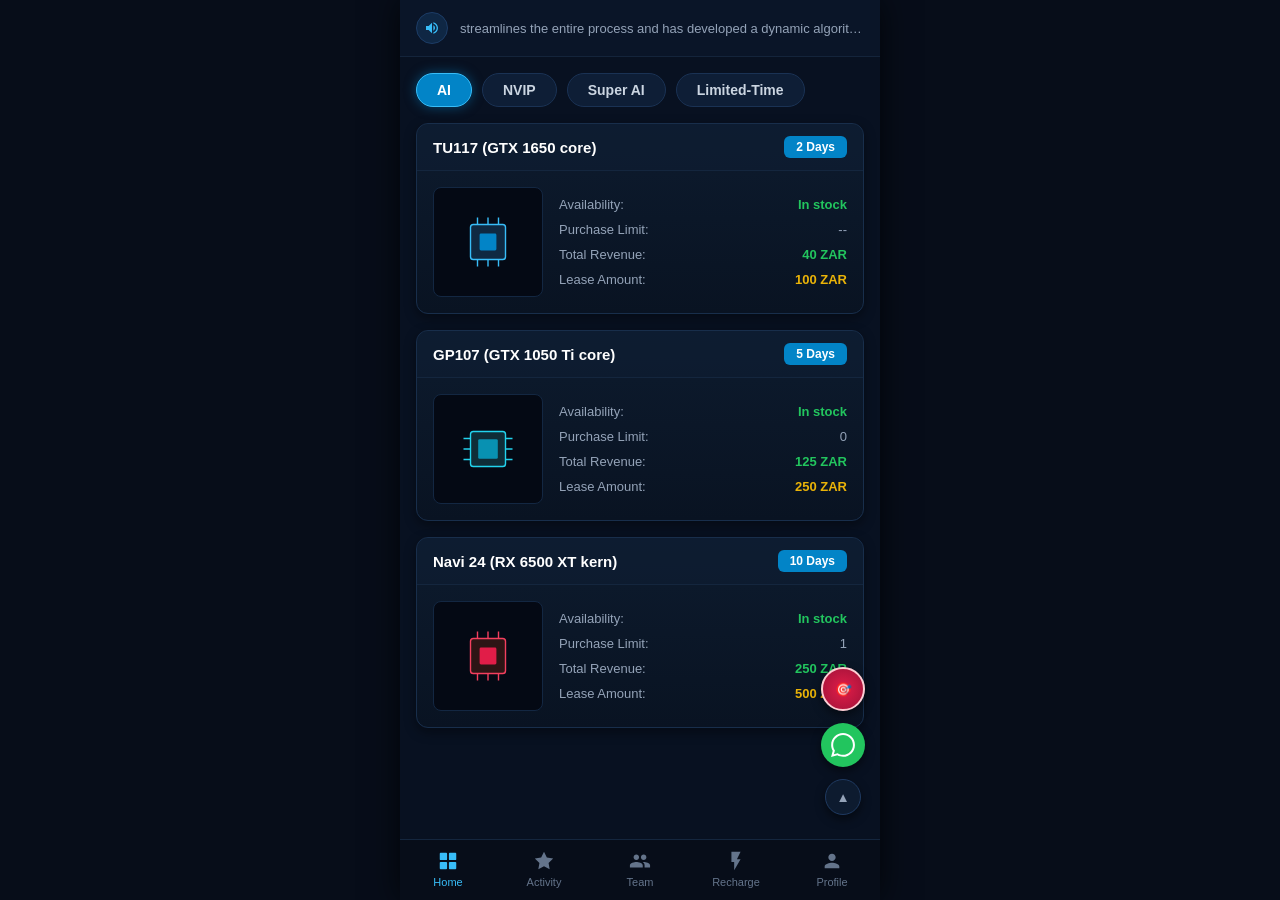
<file: index.html>
<!DOCTYPE html>
<html lang="en">
<head>
  <meta charset="UTF-8" />
  <meta name="viewport" content="width=device-width, initial-scale=1.0" />
  <title>Hardware AI Lease Platform</title>
  <style>
    /* ==========================================================================
       RESET & BASE STYLES
       ========================================================================== */
    * {
      box-sizing: border-box;
      margin: 0;
      padding: 0;
      font-family: -apple-system, BlinkMacSystemFont, "Segoe UI", Roboto, Helvetica, Arial, sans-serif;
      -webkit-tap-highlight-color: transparent;
    }

    body {
      background-color: #070d19;
      color: #e2e8f0;
      display: flex;
      justify-content: center;
      min-height: 100vh;
    }

    /* Mobile Container App Frame */
    .app-container {
      width: 100%;
      max-width: 480px;
      background-color: #081121;
      min-height: 100vh;
      position: relative;
      padding-bottom: 90px;
      box-shadow: 0 0 30px rgba(0, 0, 0, 0.7);
      display: flex;
      flex-direction: column;
    }

    /* ==========================================================================
       HEADER & MARQUEE TICKER
       ========================================================================== */
    .header-ticker {
      display: flex;
      align-items: center;
      padding: 12px 16px;
      background: rgba(11, 23, 42, 0.8);
      border-bottom: 1px solid #14243b;
      gap: 12px;
    }

    .audio-icon-btn {
      background: #0f2744;
      border: 1px solid #1c3c66;
      border-radius: 50%;
      width: 32px;
      height: 32px;
      display: flex;
      align-items: center;
      justify-content: center;
      color: #38bdf8;
      cursor: pointer;
      flex-shrink: 0;
    }

    .ticker-text {
      font-size: 13px;
      color: #94a3b8;
      white-space: nowrap;
      overflow: hidden;
      text-overflow: ellipsis;
      flex-grow: 1;
    }

    /* ==========================================================================
       CATEGORY TABS
       ========================================================================== */
    .tabs-wrapper {
      padding: 16px;
      overflow-x: auto;
      scrollbar-width: none;
      -ms-overflow-style: none;
    }

    .tabs-wrapper::-webkit-scrollbar {
      display: none;
    }

    .tabs-list {
      display: flex;
      gap: 10px;
      width: max-content;
    }

    .tab-btn {
      background: #0e1e36;
      border: 1px solid #1a3254;
      color: #cbd5e1;
      padding: 8px 20px;
      border-radius: 20px;
      font-size: 14px;
      font-weight: 600;
      cursor: pointer;
      transition: all 0.2s ease;
    }

    .tab-btn.active {
      background: #0284c7;
      border-color: #38bdf8;
      color: #ffffff;
      box-shadow: 0 0 12px rgba(2, 132, 199, 0.5);
    }

    /* ==========================================================================
       PRODUCT CARDS
       ========================================================================== */
    .cards-container {
      padding: 0 16px;
      display: flex;
      flex-direction: column;
      gap: 16px;
    }

    .card {
      background: linear-gradient(180deg, #0d1b2e 0%, #091322 100%);
      border: 1px solid #182e4b;
      border-radius: 12px;
      overflow: hidden;
      box-shadow: 0 4px 12px rgba(0, 0, 0, 0.4);
    }

    .card-header {
      display: flex;
      justify-content: space-between;
      align-items: center;
      padding: 12px 16px;
      border-bottom: 1px solid #14263e;
      background: rgba(15, 30, 52, 0.5);
    }

    .card-title {
      font-size: 15px;
      font-weight: 700;
      color: #ffffff;
    }

    .badge-days {
      background: #0284c7;
      color: #ffffff;
      font-size: 12px;
      font-weight: 700;
      padding: 4px 12px;
      border-radius: 6px;
    }

    .card-body {
      display: flex;
      padding: 16px;
      gap: 16px;
      align-items: center;
    }

    .chip-image-container {
      width: 110px;
      height: 110px;
      background: #040914;
      border: 1px solid #132742;
      border-radius: 8px;
      display: flex;
      align-items: center;
      justify-content: center;
      flex-shrink: 0;
      position: relative;
    }

    .card-details {
      flex-grow: 1;
      display: flex;
      flex-direction: column;
      gap: 10px;
    }

    .detail-row {
      display: flex;
      justify-content: space-between;
      align-items: center;
      font-size: 13px;
    }

    .detail-label {
      color: #94a3b8;
    }

    .status-in-stock {
      color: #22c55e;
      font-weight: 600;
    }

    .value-white {
      color: #94a3b8;
    }

    .value-revenue {
      color: #22c55e;
      font-weight: 700;
    }

    .value-lease {
      color: #eab308;
      font-weight: 700;
    }

    /* ==========================================================================
       FLOATING ACTION BUTTONS
       ========================================================================== */
    .floating-widgets {
      position: fixed;
      right: calc(50% - 225px);
      bottom: 85px;
      display: flex;
      flex-direction: column;
      gap: 12px;
      align-items: center;
      z-index: 90;
    }

    @media (max-width: 480px) {
      .floating-widgets {
        right: 16px;
      }
    }

    .floating-btn {
      width: 44px;
      height: 44px;
      border-radius: 50%;
      display: flex;
      align-items: center;
      justify-content: center;
      cursor: pointer;
      box-shadow: 0 4px 10px rgba(0, 0, 0, 0.5);
      border: none;
    }

    .btn-wheel {
      background: radial-gradient(circle, #e11d48 0%, #9f1239 100%);
      border: 2px solid #fecdd3;
    }

    .btn-whatsapp {
      background: #22c55e;
      color: white;
    }

    .btn-scroll-top {
      background: rgba(15, 30, 52, 0.8);
      border: 1px solid #1f3a60;
      color: #94a3b8;
      width: 36px;
      height: 36px;
    }

    /* ==========================================================================
       BOTTOM NAVIGATION BAR
       ========================================================================== */
    .bottom-nav {
      position: fixed;
      bottom: 0;
      left: 50%;
      transform: translateX(-50%);
      width: 100%;
      max-width: 480px;
      background: #070d19;
      border-top: 1px solid #14263e;
      display: flex;
      justify-content: space-around;
      padding: 10px 0 12px 0;
      z-index: 100;
    }

    .nav-item {
      display: flex;
      flex-direction: column;
      align-items: center;
      gap: 4px;
      color: #64748b;
      text-decoration: none;
      font-size: 11px;
      cursor: pointer;
      width: 20%;
    }

    .nav-item.active {
      color: #38bdf8;
    }

    .nav-icon {
      width: 22px;
      height: 22px;
      fill: currentColor;
    }

    /* ==========================================================================
       MODAL STYLES
       ========================================================================== */
    .modal-overlay {
      position: fixed;
      top: 0;
      left: 0;
      right: 0;
      bottom: 0;
      background: rgba(0, 0, 0, 0.8);
      display: none;
      align-items: center;
      justify-content: center;
      z-index: 1000;
      padding: 20px;
    }

    .modal-overlay.active {
      display: flex;
    }

    .modal-content {
      background: #0d1b2e;
      border: 1px solid #1e3a60;
      border-radius: 16px;
      width: 100%;
      max-width: 380px;
      padding: 20px;
      position: relative;
    }

    .modal-close {
      position: absolute;
      top: 12px;
      right: 16px;
      color: #94a3b8;
      font-size: 20px;
      cursor: pointer;
    }

    .modal-btn {
      width: 100%;
      padding: 12px;
      background: #0284c7;
      border: none;
      border-radius: 8px;
      color: white;
      font-weight: bold;
      margin-top: 16px;
      cursor: pointer;
    }
  </style>
</head>
<body>

  <div class="app-container">

    <!-- Header Marquee Ticker -->
    <div class="header-ticker">
      <button class="audio-icon-btn" onclick="toggleAudio()" aria-label="Audio toggle">
        <svg width="16" height="16" viewBox="0 0 24 24" fill="currentColor">
          <path d="M3 9v6h4l5 5V4L7 9H3zm13.5 3c0-1.77-1.02-3.29-2.5-4.03v8.05c1.48-.73 2.5-2.25 2.5-4.02zM14 3.23v2.06c2.89.86 5 3.54 5 6.71s-2.11 5.85-5 6.71v2.06c4.01-.91 7-4.49 7-8.77s-2.99-7.86-7-8.77z"/>
        </svg>
      </button>
      <div class="ticker-text">
        streamlines the entire process and has developed a dynamic algorithm for optimal cloud mining yield...
      </div>
    </div>

    <!-- Category Filter Tabs -->
    <div class="tabs-wrapper">
      <div class="tabs-list">
        <button class="tab-btn active" onclick="switchTab(this, 'all')">AI</button>
        <button class="tab-btn" onclick="switchTab(this, 'nvip')">NVIP</button>
        <button class="tab-btn" onclick="switchTab(this, 'super-ai')">Super AI</button>
        <button class="tab-btn" onclick="switchTab(this, 'limited')">Limited-Time</button>
      </div>
    </div>

    <!-- Main Content Cards List -->
    <main class="cards-container" id="cards-list">

      <!-- Card 1 -->
      <article class="card" onclick="openLeaseModal('TU117 (GTX 1650 core)', '100 ZAR', '40 ZAR')">
        <div class="card-header">
          <h2 class="card-title">TU117 (GTX 1650 core)</h2>
          <span class="badge-days">2 Days</span>
        </div>
        <div class="card-body">
          <div class="chip-image-container">
            <svg width="70" height="70" viewBox="0 0 100 100">
              <rect x="25" y="25" width="50" height="50" rx="4" fill="#0f2942" stroke="#38bdf8" stroke-width="2"/>
              <rect x="38" y="38" width="24" height="24" rx="2" fill="#0284c7"/>
              <!-- Pins -->
              <line x1="35" y1="15" x2="35" y2="25" stroke="#38bdf8" stroke-width="2"/>
              <line x1="50" y1="15" x2="50" y2="25" stroke="#38bdf8" stroke-width="2"/>
              <line x1="65" y1="15" x2="65" y2="25" stroke="#38bdf8" stroke-width="2"/>
              <line x1="35" y1="75" x2="35" y2="85" stroke="#38bdf8" stroke-width="2"/>
              <line x1="50" y1="75" x2="50" y2="85" stroke="#38bdf8" stroke-width="2"/>
              <line x1="65" y1="75" x2="65" y2="85" stroke="#38bdf8" stroke-width="2"/>
            </svg>
          </div>
          <div class="card-details">
            <div class="detail-row">
              <span class="detail-label">Availability:</span>
              <span class="status-in-stock">In stock</span>
            </div>
            <div class="detail-row">
              <span class="detail-label">Purchase Limit:</span>
              <span class="value-white">--</span>
            </div>
            <div class="detail-row">
              <span class="detail-label">Total Revenue:</span>
              <span class="value-revenue">40 ZAR</span>
            </div>
            <div class="detail-row">
              <span class="detail-label">Lease Amount:</span>
              <span class="value-lease">100 ZAR</span>
            </div>
          </div>
        </div>
      </article>

      <!-- Card 2 -->
      <article class="card" onclick="openLeaseModal('GP107 (GTX 1050 Ti core)', '250 ZAR', '125 ZAR')">
        <div class="card-header">
          <h2 class="card-title">GP107 (GTX 1050 Ti core)</h2>
          <span class="badge-days">5 Days</span>
        </div>
        <div class="card-body">
          <div class="chip-image-container">
            <svg width="70" height="70" viewBox="0 0 100 100">
              <rect x="25" y="25" width="50" height="50" rx="4" fill="#0f2d38" stroke="#22d3ee" stroke-width="2"/>
              <rect x="36" y="36" width="28" height="28" rx="2" fill="#0891b2"/>
              <!-- Pins -->
              <line x1="15" y1="35" x2="25" y2="35" stroke="#22d3ee" stroke-width="2"/>
              <line x1="15" y1="50" x2="25" y2="50" stroke="#22d3ee" stroke-width="2"/>
              <line x1="15" y1="65" x2="25" y2="65" stroke="#22d3ee" stroke-width="2"/>
              <line x1="75" y1="35" x2="85" y2="35" stroke="#22d3ee" stroke-width="2"/>
              <line x1="75" y1="50" x2="85" y2="50" stroke="#22d3ee" stroke-width="2"/>
              <line x1="75" y1="65" x2="85" y2="65" stroke="#22d3ee" stroke-width="2"/>
            </svg>
          </div>
          <div class="card-details">
            <div class="detail-row">
              <span class="detail-label">Availability:</span>
              <span class="status-in-stock">In stock</span>
            </div>
            <div class="detail-row">
              <span class="detail-label">Purchase Limit:</span>
              <span class="value-white">0</span>
            </div>
            <div class="detail-row">
              <span class="detail-label">Total Revenue:</span>
              <span class="value-revenue">125 ZAR</span>
            </div>
            <div class="detail-row">
              <span class="detail-label">Lease Amount:</span>
              <span class="value-lease">250 ZAR</span>
            </div>
          </div>
        </div>
      </article>

      <!-- Card 3 -->
      <article class="card" onclick="openLeaseModal('Navi 24 (RX 6500 XT kern)', '500 ZAR', '250 ZAR')">
        <div class="card-header">
          <h2 class="card-title">Navi 24 (RX 6500 XT kern)</h2>
          <span class="badge-days">10 Days</span>
        </div>
        <div class="card-body">
          <div class="chip-image-container">
            <svg width="70" height="70" viewBox="0 0 100 100">
              <rect x="25" y="25" width="50" height="50" rx="4" fill="#2d1515" stroke="#f43f5e" stroke-width="2"/>
              <rect x="38" y="38" width="24" height="24" rx="2" fill="#e11d48"/>
              <!-- Pins -->
              <line x1="35" y1="15" x2="35" y2="25" stroke="#f43f5e" stroke-width="2"/>
              <line x1="50" y1="15" x2="50" y2="25" stroke="#f43f5e" stroke-width="2"/>
              <line x1="65" y1="15" x2="65" y2="25" stroke="#f43f5e" stroke-width="2"/>
              <line x1="35" y1="75" x2="35" y2="85" stroke="#f43f5e" stroke-width="2"/>
              <line x1="50" y1="75" x2="50" y2="85" stroke="#f43f5e" stroke-width="2"/>
              <line x1="65" y1="75" x2="65" y2="85" stroke="#f43f5e" stroke-width="2"/>
            </svg>
          </div>
          <div class="card-details">
            <div class="detail-row">
              <span class="detail-label">Availability:</span>
              <span class="status-in-stock">In stock</span>
            </div>
            <div class="detail-row">
              <span class="detail-label">Purchase Limit:</span>
              <span class="value-white">1</span>
            </div>
            <div class="detail-row">
              <span class="detail-label">Total Revenue:</span>
              <span class="value-revenue">250 ZAR</span>
            </div>
            <div class="detail-row">
              <span class="detail-label">Lease Amount:</span>
              <span class="value-lease">500 ZAR</span>
            </div>
          </div>
        </div>
      </article>

    </main>

    <!-- Floating Quick Action Buttons -->
    <div class="floating-widgets">
      <!-- Wheel Lucky Draw -->
      <button class="floating-btn btn-wheel" onclick="alert('Spin Wheel Feature Coming Soon!')" title="Lucky Spin Wheel">
        🎯
      </button>

      <!-- WhatsApp Floating Chat -->
      <button class="floating-btn btn-whatsapp" onclick="window.open('https://wa.me/', '_blank')" title="Support">
        <svg width="24" height="24" viewBox="0 0 24 24" fill="currentColor">
          <path d="M.057 24l1.687-6.163c-1.041-1.804-1.588-3.849-1.587-5.946.003-6.556 5.338-11.891 11.893-11.891 3.181.001 6.167 1.24 8.413 3.488 2.245 2.248 3.481 5.236 3.48 8.414-.003 6.557-5.338 11.892-11.893 11.892-1.99-.001-3.951-.5-5.688-1.448l-6.305 1.654zm6.597-3.807c1.676.995 3.276 1.591 5.392 1.592 5.448 0 9.886-4.434 9.889-9.885.002-5.462-4.415-9.89-9.881-9.892-5.452 0-9.887 4.434-9.889 9.884-.001 2.225.651 3.891 1.746 5.634l-0.999 3.648 3.742-0.981z"/>
        </svg>
      </button>

      <!-- Scroll to top -->
      <button class="floating-btn btn-scroll-top" onclick="window.scrollTo({top: 0, behavior: 'smooth'})" title="Scroll to Top">
        ▲
      </button>
    </div>

    <!-- Bottom Navigation Bar -->
    <nav class="bottom-nav">
      <div class="nav-item active" onclick="setActiveNav(this)">
        <svg class="nav-icon" viewBox="0 0 24 24">
          <path d="M4 11h6a1 1 0 0 0 1-1V4a1 1 0 0 0-1-1H4a1 1 0 0 0-1 1v6a1 1 0 0 0 1 1zm10 0h6a1 1 0 0 0 1-1V4a1 1 0 0 0-1-1h-6a1 1 0 0 0-1 1v6a1 1 0 0 0 1 1zM4 21h6a1 1 0 0 0 1-1v-6a1 1 0 0 0-1-1H4a1 1 0 0 0-1 1v6a1 1 0 0 0 1 1zm10 0h6a1 1 0 0 0 1-1v-6a1 1 0 0 0-1-1h-6a1 1 0 0 0-1 1v6a1 1 0 0 0 1 1z"/>
        </svg>
        <span>Home</span>
      </div>

      <div class="nav-item" onclick="setActiveNav(this)">
        <svg class="nav-icon" viewBox="0 0 24 24">
          <path d="M12 2L15.09 8.26L22 9.27L17 14.14L18.18 21.02L12 17.77L5.82 21.02L7 14.14L2 9.27L8.91 8.26L12 2Z"/>
        </svg>
        <span>Activity</span>
      </div>

      <div class="nav-item" onclick="setActiveNav(this)">
        <svg class="nav-icon" viewBox="0 0 24 24">
          <path d="M16 11c1.66 0 2.99-1.34 2.99-3S17.66 5 16 5c-1.66 0-3 1.34-3 3s1.34 3 3 3zm-8 0c1.66 0 2.99-1.34 2.99-3S9.66 5 8 5C6.34 5 5 6.34 5 8s1.34 3 3 3zm0 2c-2.33 0-7 1.17-7 3.5V19h14v-2.5c0-2.33-4.67-3.5-7-3.5zm8 0c-.29 0-.62.02-.97.05 1.16.84 1.97 1.97 1.97 3.45V19h6v-2.5c0-2.33-4.67-3.5-7-3.5z"/>
        </svg>
        <span>Team</span>
      </div>

      <div class="nav-item" onclick="setActiveNav(this)">
        <svg class="nav-icon" viewBox="0 0 24 24">
          <path d="M7 2v11h3v9l7-12h-4l4-8z"/>
        </svg>
        <span>Recharge</span>
      </div>

      <div class="nav-item" onclick="setActiveNav(this)">
        <svg class="nav-icon" viewBox="0 0 24 24">
          <path d="M12 12c2.21 0 4-1.79 4-4s-1.79-4-4-4-4 1.79-4 4 1.79 4 4 4zm0 2c-2.67 0-8 1.34-8 4v2h16v-2c0-2.66-5.33-4-8-4z"/>
        </svg>
        <span>Profile</span>
      </div>
    </nav>

  </div>

  <!-- Lease Confirmation Modal -->
  <div class="modal-overlay" id="leaseModal">
    <div class="modal-content">
      <span class="modal-close" onclick="closeLeaseModal()">&times;</span>
      <h3 id="modalTitle" style="color:#ffffff; margin-bottom: 12px;">Confirm Hardware Lease</h3>
      <p style="color:#94a3b8; font-size: 14px; margin-bottom: 8px;">Lease Price: <strong id="modalPrice" style="color:#eab308;"></strong></p>
      <p style="color:#94a3b8; font-size: 14px; margin-bottom: 16px;">Expected Revenue: <strong id="modalRevenue" style="color:#22c55e;"></strong></p>
      <button class="modal-btn" onclick="confirmLease()">Confirm Lease</button>
    </div>
  </div>

  <script>
    // Tab switching logic
    function switchTab(element, category) {
      document.querySelectorAll('.tab-btn').forEach(btn => btn.classList.remove('active'));
      element.classList.add('active');
    }

    // Bottom Navigation switching logic
    function setActiveNav(element) {
      document.querySelectorAll('.nav-item').forEach(item => item.classList.remove('active'));
      element.classList.add('active');
    }

    // Audio toggle trigger
    function toggleAudio() {
      alert('Audio narration toggled!');
    }

    // Modal interactions
    function openLeaseModal(title, price, revenue) {
      document.getElementById('modalTitle').innerText = title;
      document.getElementById('modalPrice').innerText = price;
      document.getElementById('modalRevenue').innerText = revenue;
      document.getElementById('leaseModal').classList.add('active');
    }

    function closeLeaseModal() {
      document.getElementById('leaseModal').classList.remove('active');
    }

    function confirmLease() {
      alert('Lease order successfully submitted!');
      closeLeaseModal();
    }
  </script>
</body>
</html>
</file>
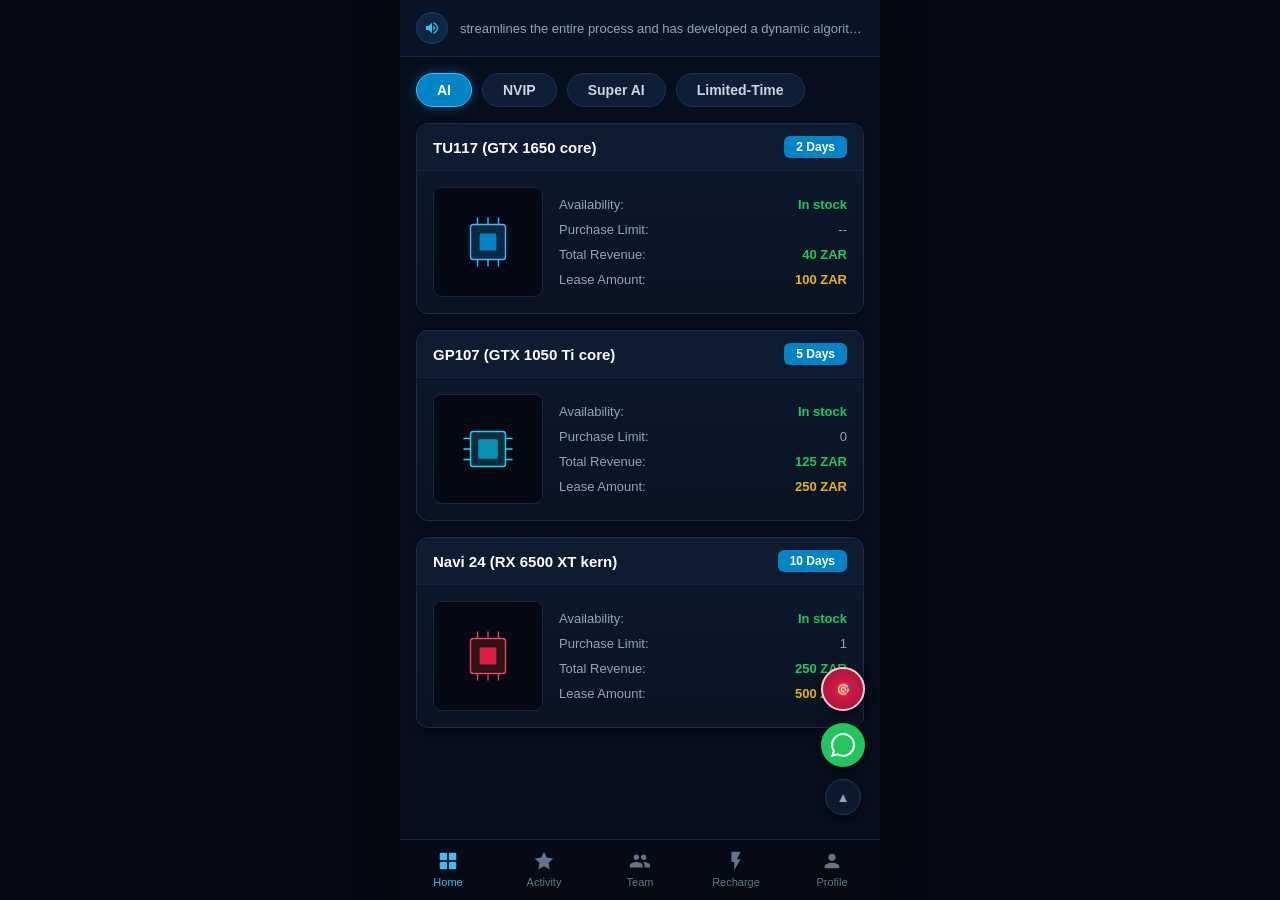
<file: dashboard.html>
<!DOCTYPE html>
<html lang="en">
<head>
  <meta charset="UTF-8" />
  <meta name="viewport" content="width=device-width, initial-scale=1.0" />
  <title>AI Hardware Dashboard Platform</title>
  <style>
    /* ==========================================================================
       RESET & BASE STYLES
       ========================================================================== */
    * {
      box-sizing: border-box;
      margin: 0;
      padding: 0;
      font-family: -apple-system, BlinkMacSystemFont, "Segoe UI", Roboto, Helvetica, Arial, sans-serif;
      -webkit-tap-highlight-color: transparent;
    }

    body {
      background-color: #050a14;
      color: #e2e8f0;
      display: flex;
      justify-content: center;
      min-height: 100vh;
    }

    /* Mobile Container App Frame */
    .app-container {
      width: 100%;
      max-width: 480px;
      background-color: #070e1c;
      min-height: 100vh;
      position: relative;
      padding-bottom: 90px;
      box-shadow: 0 0 35px rgba(0, 0, 0, 0.8);
      display: flex;
      flex-direction: column;
    }

    /* Page View Containers */
    .page-view {
      display: none;
      flex-direction: column;
      width: 100%;
    }

    .page-view.active {
      display: flex;
    }

    /* ==========================================================================
       HOME PAGE STYLES
       ========================================================================== */
    .header-ticker {
      display: flex;
      align-items: center;
      padding: 12px 16px;
      background: rgba(11, 23, 42, 0.8);
      border-bottom: 1px solid #14243b;
      gap: 12px;
    }

    .audio-icon-btn {
      background: #0f2744;
      border: 1px solid #1c3c66;
      border-radius: 50%;
      width: 32px;
      height: 32px;
      display: flex;
      align-items: center;
      justify-content: center;
      color: #38bdf8;
      cursor: pointer;
      flex-shrink: 0;
    }

    .ticker-text {
      font-size: 13px;
      color: #94a3b8;
      white-space: nowrap;
      overflow: hidden;
      text-overflow: ellipsis;
      flex-grow: 1;
    }

    .tabs-wrapper {
      padding: 16px;
      overflow-x: auto;
      scrollbar-width: none;
      -ms-overflow-style: none;
    }

    .tabs-wrapper::-webkit-scrollbar {
      display: none;
    }

    .tabs-list {
      display: flex;
      gap: 10px;
      width: max-content;
    }

    .tab-btn {
      background: #0e1e36;
      border: 1px solid #1a3254;
      color: #cbd5e1;
      padding: 8px 20px;
      border-radius: 20px;
      font-size: 14px;
      font-weight: 600;
      cursor: pointer;
      transition: all 0.2s ease;
    }

    .tab-btn.active {
      background: #0284c7;
      border-color: #38bdf8;
      color: #ffffff;
      box-shadow: 0 0 12px rgba(2, 132, 199, 0.5);
    }

    .cards-container {
      padding: 0 16px;
      display: flex;
      flex-direction: column;
      gap: 16px;
    }

    .card {
      background: linear-gradient(180deg, #0d1b2e 0%, #091322 100%);
      border: 1px solid #182e4b;
      border-radius: 12px;
      overflow: hidden;
      box-shadow: 0 4px 12px rgba(0, 0, 0, 0.4);
      cursor: pointer;
    }

    .card-header {
      display: flex;
      justify-content: space-between;
      align-items: center;
      padding: 12px 16px;
      border-bottom: 1px solid #14263e;
      background: rgba(15, 30, 52, 0.5);
    }

    .card-title {
      font-size: 15px;
      font-weight: 700;
      color: #ffffff;
    }

    .badge-days {
      background: #0284c7;
      color: #ffffff;
      font-size: 12px;
      font-weight: 700;
      padding: 4px 12px;
      border-radius: 6px;
    }

    .card-body {
      display: flex;
      padding: 16px;
      gap: 16px;
      align-items: center;
    }

    .chip-image-container {
      width: 110px;
      height: 110px;
      background: #040914;
      border: 1px solid #132742;
      border-radius: 8px;
      display: flex;
      align-items: center;
      justify-content: center;
      flex-shrink: 0;
    }

    .card-details {
      flex-grow: 1;
      display: flex;
      flex-direction: column;
      gap: 10px;
    }

    .detail-row {
      display: flex;
      justify-content: space-between;
      align-items: center;
      font-size: 13px;
    }

    .detail-label {
      color: #94a3b8;
    }

    .status-in-stock {
      color: #22c55e;
      font-weight: 600;
    }

    .value-white {
      color: #94a3b8;
    }

    .value-revenue {
      color: #22c55e;
      font-weight: 700;
    }

    .value-lease {
      color: #eab308;
      font-weight: 700;
    }

    /* ==========================================================================
       PROFILE PAGE STYLES (SCREENSHOT 2)
       ========================================================================== */
    .profile-header {
      padding: 24px 20px 16px 20px;
      display: flex;
      align-items: flex-start;
      gap: 16px;
      position: relative;
    }

    .avatar-glow-ring {
      width: 64px;
      height: 64px;
      border-radius: 50%;
      background: radial-gradient(circle, #0284c7 0%, #0369a1 60%, transparent 100%);
      display: flex;
      align-items: center;
      justify-content: center;
      border: 2px solid #38bdf8;
      box-shadow: 0 0 16px rgba(56, 189, 248, 0.4);
      flex-shrink: 0;
    }

    .avatar-text {
      font-weight: 900;
      font-size: 22px;
      color: #ffffff;
      letter-spacing: 1px;
    }

    .user-info {
      display: flex;
      flex-direction: column;
      gap: 6px;
      flex-grow: 1;
    }

    .user-id {
      font-size: 22px;
      font-weight: 800;
      color: #38bdf8;
      letter-spacing: 0.5px;
    }

    .user-badge-row {
      display: flex;
      align-items: center;
      gap: 8px;
    }

    .vip-badge {
      background: rgba(2, 132, 199, 0.2);
      border: 1px solid #0284c7;
      color: #38bdf8;
      font-size: 11px;
      font-weight: 700;
      padding: 2px 10px;
      border-radius: 12px;
      display: inline-flex;
      align-items: center;
      gap: 4px;
    }

    .invitation-code {
      font-size: 13px;
      color: #94a3b8;
      display: flex;
      align-items: center;
      gap: 6px;
    }

    .code-num {
      color: #cbd5e1;
      font-weight: 600;
    }

    .copy-icon {
      cursor: pointer;
      color: #64748b;
      transition: color 0.2s;
    }

    .copy-icon:hover {
      color: #38bdf8;
    }

    .lang-btn {
      position: absolute;
      top: 24px;
      right: 20px;
      background: rgba(15, 30, 52, 0.8);
      border: 1px solid #1e3a60;
      color: #38bdf8;
      padding: 6px 12px;
      border-radius: 8px;
      font-size: 12px;
      display: flex;
      align-items: center;
      gap: 6px;
      cursor: pointer;
    }

    /* Cards Grid Layouts */
    .section-box {
      margin: 0 16px 16px 16px;
      background: linear-gradient(180deg, #0b172a 0%, #081120 100%);
      border: 1px solid #142847;
      border-radius: 14px;
      padding: 16px;
    }

    .grid-2 {
      display: grid;
      grid-template-columns: 1fr 1fr;
      gap: 16px;
    }

    .grid-2-divider {
      position: relative;
    }

    .grid-2-divider::after {
      content: "";
      position: absolute;
      right: -8px;
      top: 10%;
      height: 80%;
      width: 1px;
      background: #142847;
    }

    .grid-4 {
      display: grid;
      grid-template-columns: repeat(4, 1fr);
      gap: 8px;
    }

    .stat-card {
      display: flex;
      flex-direction: column;
      align-items: center;
      justify-content: center;
      text-align: center;
    }

    .stat-val {
      font-size: 24px;
      font-weight: 800;
      color: #38bdf8;
      margin-bottom: 4px;
    }

    .stat-label {
      font-size: 12px;
      color: #64748b;
    }

    .stat-val-white {
      font-size: 20px;
      font-weight: 700;
      color: #ffffff;
      margin-bottom: 4px;
    }

    .action-card {
      background: #0d1b2e;
      border: 1px solid #162c4a;
      border-radius: 10px;
      padding: 14px 6px;
      display: flex;
      flex-direction: column;
      align-items: center;
      justify-content: center;
      gap: 8px;
      cursor: pointer;
      transition: background 0.2s;
    }

    .action-card:hover {
      background: #11233b;
    }

    .action-icon {
      width: 26px;
      height: 26px;
      color: #38bdf8;
    }

    .action-title {
      font-size: 12px;
      font-weight: 600;
      color: #ffffff;
      text-align: center;
      line-height: 1.2;
    }

    /* Redeem Gift Section */
    .gift-header {
      display: flex;
      align-items: center;
      gap: 12px;
      margin-bottom: 14px;
    }

    .gift-icon-wrapper {
      width: 38px;
      height: 38px;
      background: rgba(2, 132, 199, 0.15);
      border-radius: 8px;
      display: flex;
      align-items: center;
      justify-content: center;
      color: #38bdf8;
    }

    .gift-title {
      font-size: 14px;
      font-weight: 700;
      color: #ffffff;
    }

    .gift-subtitle {
      font-size: 11px;
      color: #64748b;
    }

    .gift-input-row {
      display: flex;
      gap: 10px;
    }

    .gift-input {
      flex-grow: 1;
      background: #091322;
      border: 1px solid #162c4a;
      border-radius: 8px;
      padding: 10px 14px;
      color: #ffffff;
      font-size: 13px;
      outline: none;
      letter-spacing: 1px;
    }

    .gift-input::placeholder {
      color: #475569;
      letter-spacing: normal;
    }

    .gift-claim-btn {
      background: #1e293b;
      border: 1px solid #334155;
      color: #94a3b8;
      padding: 0 20px;
      border-radius: 8px;
      font-size: 13px;
      font-weight: 600;
      cursor: pointer;
      transition: all 0.2s;
    }

    .gift-claim-btn.active {
      background: #0284c7;
      border-color: #38bdf8;
      color: #ffffff;
    }

    /* Secondary Nav List (Bottom of Profile) */
    .sub-menu-grid {
      display: grid;
      grid-template-columns: repeat(4, 1fr);
      gap: 8px;
    }

    /* ==========================================================================
       FLOATING ACTION BUTTONS
       ========================================================================== */
    .floating-widgets {
      position: fixed;
      right: calc(50% - 225px);
      bottom: 85px;
      display: flex;
      flex-direction: column;
      gap: 12px;
      align-items: center;
      z-index: 90;
    }

    @media (max-width: 480px) {
      .floating-widgets {
        right: 16px;
      }
    }

    .floating-btn {
      width: 44px;
      height: 44px;
      border-radius: 50%;
      display: flex;
      align-items: center;
      justify-content: center;
      cursor: pointer;
      box-shadow: 0 4px 10px rgba(0, 0, 0, 0.5);
      border: none;
    }

    .btn-wheel {
      background: radial-gradient(circle, #e11d48 0%, #9f1239 100%);
      border: 2px solid #fecdd3;
    }

    .btn-whatsapp {
      background: #22c55e;
      color: white;
    }

    .btn-scroll-top {
      background: rgba(15, 30, 52, 0.8);
      border: 1px solid #1f3a60;
      color: #94a3b8;
      width: 36px;
      height: 36px;
    }

    /* ==========================================================================
       BOTTOM NAVIGATION BAR
       ========================================================================== */
    .bottom-nav {
      position: fixed;
      bottom: 0;
      left: 50%;
      transform: translateX(-50%);
      width: 100%;
      max-width: 480px;
      background: #050a14;
      border-top: 1px solid #14263e;
      display: flex;
      justify-content: space-around;
      padding: 10px 0 12px 0;
      z-index: 100;
    }

    .nav-item {
      display: flex;
      flex-direction: column;
      align-items: center;
      gap: 4px;
      color: #64748b;
      text-decoration: none;
      font-size: 11px;
      cursor: pointer;
      width: 20%;
    }

    .nav-item.active {
      color: #38bdf8;
    }

    .nav-icon {
      width: 22px;
      height: 22px;
      fill: currentColor;
    }

    /* ==========================================================================
       MODALS & TOASTS
       ========================================================================== */
    .modal-overlay {
      position: fixed;
      top: 0;
      left: 0;
      right: 0;
      bottom: 0;
      background: rgba(0, 0, 0, 0.8);
      display: none;
      align-items: center;
      justify-content: center;
      z-index: 1000;
      padding: 20px;
    }

    .modal-overlay.active {
      display: flex;
    }

    .modal-content {
      background: #0d1b2e;
      border: 1px solid #1e3a60;
      border-radius: 16px;
      width: 100%;
      max-width: 380px;
      padding: 20px;
      position: relative;
    }

    .modal-close {
      position: absolute;
      top: 12px;
      right: 16px;
      color: #94a3b8;
      font-size: 20px;
      cursor: pointer;
    }

    .modal-btn {
      width: 100%;
      padding: 12px;
      background: #0284c7;
      border: none;
      border-radius: 8px;
      color: white;
      font-weight: bold;
      margin-top: 16px;
      cursor: pointer;
    }

    .toast-msg {
      position: fixed;
      top: 20px;
      left: 50%;
      transform: translateX(-50%);
      background: #0284c7;
      color: white;
      padding: 8px 16px;
      border-radius: 20px;
      font-size: 13px;
      font-weight: 600;
      box-shadow: 0 4px 12px rgba(0,0,0,0.5);
      display: none;
      z-index: 2000;
    }
  </style>
</head>
<body>

  <div class="toast-msg" id="toast">Copied to clipboard!</div>

  <div class="app-container">

    <!-- ==========================================================================
         PAGE 1: HOME MARKET (SCREENSHOT 1)
         ========================================================================== -->
    <div class="page-view active" id="page-home">
      <!-- Header Ticker -->
      <div class="header-ticker">
        <button class="audio-icon-btn" onclick="toggleAudio()" aria-label="Audio toggle">
          <svg width="16" height="16" viewBox="0 0 24 24" fill="currentColor">
            <path d="M3 9v6h4l5 5V4L7 9H3zm13.5 3c0-1.77-1.02-3.29-2.5-4.03v8.05c1.48-.73 2.5-2.25 2.5-4.02zM14 3.23v2.06c2.89.86 5 3.54 5 6.71s-2.11 5.85-5 6.71v2.06c4.01-.91 7-4.49 7-8.77s-2.99-7.86-7-8.77z"/>
          </svg>
        </button>
        <div class="ticker-text">
          streamlines the entire process and has developed a dynamic algorithm for optimal cloud mining yield...
        </div>
      </div>

      <!-- Category Filter Tabs -->
      <div class="tabs-wrapper">
        <div class="tabs-list">
          <button class="tab-btn active" onclick="switchTab(this)">AI</button>
          <button class="tab-btn" onclick="switchTab(this)">NVIP</button>
          <button class="tab-btn" onclick="switchTab(this)">Super AI</button>
          <button class="tab-btn" onclick="switchTab(this)">Limited-Time</button>
        </div>
      </div>

      <!-- Main Content Cards List -->
      <main class="cards-container">

        <!-- Card 1 -->
        <article class="card" onclick="openLeaseModal('TU117 (GTX 1650 core)', '100 ZAR', '40 ZAR')">
          <div class="card-header">
            <h2 class="card-title">TU117 (GTX 1650 core)</h2>
            <span class="badge-days">2 Days</span>
          </div>
          <div class="card-body">
            <div class="chip-image-container">
              <svg width="70" height="70" viewBox="0 0 100 100">
                <rect x="25" y="25" width="50" height="50" rx="4" fill="#0f2942" stroke="#38bdf8" stroke-width="2"/>
                <rect x="38" y="38" width="24" height="24" rx="2" fill="#0284c7"/>
                <line x1="35" y1="15" x2="35" y2="25" stroke="#38bdf8" stroke-width="2"/>
                <line x1="50" y1="15" x2="50" y2="25" stroke="#38bdf8" stroke-width="2"/>
                <line x1="65" y1="15" x2="65" y2="25" stroke="#38bdf8" stroke-width="2"/>
                <line x1="35" y1="75" x2="35" y2="85" stroke="#38bdf8" stroke-width="2"/>
                <line x1="50" y1="75" x2="50" y2="85" stroke="#38bdf8" stroke-width="2"/>
                <line x1="65" y1="75" x2="65" y2="85" stroke="#38bdf8" stroke-width="2"/>
              </svg>
            </div>
            <div class="card-details">
              <div class="detail-row">
                <span class="detail-label">Availability:</span>
                <span class="status-in-stock">In stock</span>
              </div>
              <div class="detail-row">
                <span class="detail-label">Purchase Limit:</span>
                <span class="value-white">--</span>
              </div>
              <div class="detail-row">
                <span class="detail-label">Total Revenue:</span>
                <span class="value-revenue">40 ZAR</span>
              </div>
              <div class="detail-row">
                <span class="detail-label">Lease Amount:</span>
                <span class="value-lease">100 ZAR</span>
              </div>
            </div>
          </div>
        </article>

        <!-- Card 2 -->
        <article class="card" onclick="openLeaseModal('GP107 (GTX 1050 Ti core)', '250 ZAR', '125 ZAR')">
          <div class="card-header">
            <h2 class="card-title">GP107 (GTX 1050 Ti core)</h2>
            <span class="badge-days">5 Days</span>
          </div>
          <div class="card-body">
            <div class="chip-image-container">
              <svg width="70" height="70" viewBox="0 0 100 100">
                <rect x="25" y="25" width="50" height="50" rx="4" fill="#0f2d38" stroke="#22d3ee" stroke-width="2"/>
                <rect x="36" y="36" width="28" height="28" rx="2" fill="#0891b2"/>
                <line x1="15" y1="35" x2="25" y2="35" stroke="#22d3ee" stroke-width="2"/>
                <line x1="15" y1="50" x2="25" y2="50" stroke="#22d3ee" stroke-width="2"/>
                <line x1="15" y1="65" x2="25" y2="65" stroke="#22d3ee" stroke-width="2"/>
                <line x1="75" y1="35" x2="85" y2="35" stroke="#22d3ee" stroke-width="2"/>
                <line x1="75" y1="50" x2="85" y2="50" stroke="#22d3ee" stroke-width="2"/>
                <line x1="75" y1="65" x2="85" y2="65" stroke="#22d3ee" stroke-width="2"/>
              </svg>
            </div>
            <div class="card-details">
              <div class="detail-row">
                <span class="detail-label">Availability:</span>
                <span class="status-in-stock">In stock</span>
              </div>
              <div class="detail-row">
                <span class="detail-label">Purchase Limit:</span>
                <span class="value-white">0</span>
              </div>
              <div class="detail-row">
                <span class="detail-label">Total Revenue:</span>
                <span class="value-revenue">125 ZAR</span>
              </div>
              <div class="detail-row">
                <span class="detail-label">Lease Amount:</span>
                <span class="value-lease">250 ZAR</span>
              </div>
            </div>
          </div>
        </article>

        <!-- Card 3 -->
        <article class="card" onclick="openLeaseModal('Navi 24 (RX 6500 XT kern)', '500 ZAR', '250 ZAR')">
          <div class="card-header">
            <h2 class="card-title">Navi 24 (RX 6500 XT kern)</h2>
            <span class="badge-days">10 Days</span>
          </div>
          <div class="card-body">
            <div class="chip-image-container">
              <svg width="70" height="70" viewBox="0 0 100 100">
                <rect x="25" y="25" width="50" height="50" rx="4" fill="#2d1515" stroke="#f43f5e" stroke-width="2"/>
                <rect x="38" y="38" width="24" height="24" rx="2" fill="#e11d48"/>
                <line x1="35" y1="15" x2="35" y2="25" stroke="#f43f5e" stroke-width="2"/>
                <line x1="50" y1="15" x2="50" y2="25" stroke="#f43f5e" stroke-width="2"/>
                <line x1="65" y1="15" x2="65" y2="25" stroke="#f43f5e" stroke-width="2"/>
                <line x1="35" y1="75" x2="35" y2="85" stroke="#f43f5e" stroke-width="2"/>
                <line x1="50" y1="75" x2="50" y2="85" stroke="#f43f5e" stroke-width="2"/>
                <line x1="65" y1="75" x2="65" y2="85" stroke="#f43f5e" stroke-width="2"/>
              </svg>
            </div>
            <div class="card-details">
              <div class="detail-row">
                <span class="detail-label">Availability:</span>
                <span class="status-in-stock">In stock</span>
              </div>
              <div class="detail-row">
                <span class="detail-label">Purchase Limit:</span>
                <span class="value-white">1</span>
              </div>
              <div class="detail-row">
                <span class="detail-label">Total Revenue:</span>
                <span class="value-revenue">250 ZAR</span>
              </div>
              <div class="detail-row">
                <span class="detail-label">Lease Amount:</span>
                <span class="value-lease">500 ZAR</span>
              </div>
            </div>
          </div>
        </article>

      </main>
    </div>

    <!-- ==========================================================================
         PAGE 2: PROFILE DASHBOARD (SCREENSHOT 2)
         ========================================================================== -->
    <div class="page-view" id="page-profile">
      <!-- User Profile Header -->
      <div class="profile-header">
        <div class="avatar-glow-ring">
          <span class="avatar-text">AI</span>
        </div>
        <div class="user-info">
          <div class="user-id">848318963</div>
          <div class="user-badge-row">
            <div class="vip-badge">VIP0 &gt;</div>
          </div>
          <div class="invitation-code">
            Invitation Code <span class="code-num" id="invite-code">472566</span>
            <svg class="copy-icon" width="16" height="16" viewBox="0 0 24 24" fill="none" stroke="currentColor" stroke-width="2" onclick="copyCode()">
              <rect x="9" y="9" width="13" height="13" rx="2" ry="2"></rect>
              <path d="M5 15H4a2 2 0 0 1-2-2V4a2 2 0 0 1 2-2h9a2 2 0 0 1 2 2v1"></path>
            </svg>
          </div>
        </div>

        <button class="lang-btn" onclick="showToast('Language settings opened')">
          <svg width="14" height="14" viewBox="0 0 24 24" fill="none" stroke="currentColor" stroke-width="2">
            <circle cx="12" cy="12" r="10"></circle>
            <line x1="2" y1="12" x2="22" y2="12"></line>
            <path d="M12 2a15.3 15.3 0 0 1 4 10 15.3 15.3 0 0 1-4 10 15.3 15.3 0 0 1-4-10 15.3 15.3 0 0 1 4-10z"></path>
          </svg>
          EN
        </button>
      </div>

      <!-- Balance Summary Box -->
      <div class="section-box">
        <div class="grid-2">
          <div class="stat-card grid-2-divider">
            <div class="stat-val">15</div>
            <div class="stat-label">Total Balance</div>
          </div>
          <div class="stat-card">
            <div class="stat-val">1,382</div>
            <div class="stat-label">Total Income</div>
          </div>
        </div>
      </div>

      <!-- Detailed Accounts Breakdown Box -->
      <div class="section-box">
        <div class="grid-2" style="margin-bottom: 16px;">
          <div class="stat-card grid-2-divider">
            <div class="stat-val-white">913</div>
            <div class="stat-label">Recharge Account</div>
          </div>
          <div class="stat-card">
            <div class="stat-val-white">271</div>
            <div class="stat-label">Reward Account</div>
          </div>
        </div>
        <div style="height: 1px; background: #142847; margin-bottom: 16px;"></div>
        <div class="grid-2">
          <div class="stat-card grid-2-divider">
            <div class="stat-val-white">990</div>
            <div class="stat-label">Total Withdraw</div>
          </div>
          <div class="stat-card">
            <div class="stat-val-white">5</div>
            <div class="stat-label">Today Income</div>
          </div>
        </div>
      </div>

      <!-- Main Action Buttons Grid -->
      <div style="margin: 0 16px 16px 16px;">
        <div class="grid-4">
          <div class="action-card" onclick="showToast('Opening Recharge Gateway...')">
            <svg class="action-icon" viewBox="0 0 24 24" fill="currentColor">
              <path d="M7 2v11h3v9l7-12h-4l4-8z"/>
            </svg>
            <div class="action-title">Recharge</div>
          </div>

          <div class="action-card" onclick="showToast('Opening Withdrawal Portal...')">
            <svg class="action-icon" viewBox="0 0 24 24" fill="currentColor">
              <path d="M21 18v1c0 1.1-.9 2-2 2H5c-1.11 0-2-.9-2-2V5c0-1.1.89-2 2-2h14c1.1 0 2 .9 2 2v1h-9c-1.11 0-2 .9-2 2v8c0 1.1.89 2 2 2h9zm-9-2h10V8H12v8zm4-2.5c-.83 0-1.5-.67-1.5-1.5s.67-1.5 1.5-1.5 1.5.67 1.5 1.5-.67 1.5-1.5 1.5z"/>
            </svg>
            <div class="action-title">Withdraw</div>
          </div>

          <div class="action-card" onclick="showToast('Loading Recharge History...')">
            <svg class="action-icon" viewBox="0 0 24 24" fill="none" stroke="currentColor" stroke-width="2">
              <circle cx="12" cy="12" r="10"></circle>

              <polyline points="12 6 12 12 16 14"></polyline>
            </svg>
            <div class="action-title">Recharge<br>Records</div>
          </div>

          <div class="action-card" onclick="showToast('Loading Withdraw History...')">
            <svg class="action-icon" viewBox="0 0 24 24" fill="none" stroke="currentColor" stroke-width="2">
              <circle cx="12" cy="12" r="10"></circle>
              <polyline points="12 6 12 12 8 14"></polyline>
            </svg>
            <div class="action-title">Withdraw<br>Records</div>
          </div>
        </div>
      </div>

      <!-- Gift Code Redemption Box -->
      <div class="section-box">
        <div class="gift-header">
          <div class="gift-icon-wrapper">
            <svg width="20" height="20" viewBox="0 0 24 24" fill="currentColor">
              <path d="M20 6h-3.17c.42-.61.67-1.35.67-2.14 0-2.13-1.73-3.86-3.86-3.86-1.5 0-2.79.86-3.41 2.11C9.61.86 8.32 0 6.82 0 4.69 0 2.96 1.73 2.96 3.86c0 .79.25 1.53.67 2.14H.5v5h2v10c0 1.1.9 2 2 2h15c1.1 0 2-.9 2-2V11h2V6h-1.5zM13.64 3.86c0-1.03.83-1.86 1.86-1.86s1.86.83 1.86 1.86-.83 1.86-1.86 1.86h-1.86V3.86zm-6.82-1.86c1.03 0 1.86.83 1.86 1.86v1.86H6.82c-1.03 0-1.86-.83-1.86-1.86s.83-1.86 1.86-1.86z"/>
            </svg>
          </div>
          <div>
            <div class="gift-title">Redeem Gift Code</div>
            <div class="gift-subtitle">Enter code to claim rewards</div>
          </div>
        </div>
        <div class="gift-input-row">
          <input type="text" class="gift-input" id="gift-code" placeholder="ENTER GIFT CODE" oninput="handleGiftInput(this)">
          <button class="gift-claim-btn" id="claim-btn" onclick="claimGift()">Claim</button>
        </div>
      </div>

      <!-- Secondary Icon Menu -->
      <div style="margin: 0 16px 16px 16px;">
        <div class="sub-menu-grid">
          <div class="action-card" onclick="showToast('Loading Lease History...')">
            <svg class="action-icon" viewBox="0 0 24 24" fill="none" stroke="currentColor" stroke-width="2">
              <path d="M14 2H6a2 2 0 0 0-2 2v16a2 2 0 0 0 2 2h12a2 2 0 0 0 2-2V8z"></path>
              <polyline points="14 2 14 8 20 8"></polyline>
              <line x1="16" y1="13" x2="8" y2="13"></line>
              <line x1="16" y1="17" x2="8" y2="17"></line>
              <polyline points="10 9 9 9 8 9"></polyline>
            </svg>
            <div class="action-title">Lease</div>
          </div>

          <div class="action-card" onclick="showToast('Loading Analytics...')">
            <svg class="action-icon" viewBox="0 0 24 24" fill="none" stroke="currentColor" stroke-width="2">
              <line x1="18" y1="20" x2="18" y2="10"></line>
              <line x1="12" y1="20" x2="12" y2="4"></line>
              <line x1="6" y1="20" x2="6" y2="14"></line>
            </svg>
            <div class="action-title">Income</div>
          </div>

          <div class="action-card" onclick="showToast('Loading Saved Cards...')">
            <svg class="action-icon" viewBox="0 0 24 24" fill="none" stroke="currentColor" stroke-width="2">
              <rect x="1" y="4" width="22" height="16" rx="2" ry="2"></rect>
              <line x1="1" y1="10" x2="23" y2="10"></line>
            </svg>
            <div class="action-title">Bank</div>
          </div>

          <div class="action-card" onclick="showToast('Loading Team Details...')">
            <svg class="action-icon" viewBox="0 0 24 24" fill="none" stroke="currentColor" stroke-width="2">
              <path d="M16 21v-2a4 4 0 0 0-4-4H5a4 4 0 0 0-4 4v2"></path>
              <circle cx="8.5" cy="7" r="4"></circle>
              <polyline points="17 11 19 13 23 9"></polyline>
            </svg>
            <div class="action-title">Team</div>
          </div>
        </div>
      </div>

    </div>

    <!-- ==========================================================================
         FLOATING WIDGETS & BOTTOM NAVIGATION
         ========================================================================== -->
    <div class="floating-widgets">
      <button class="floating-btn btn-wheel" onclick="showToast('Spin Wheel Feature Coming Soon!')" title="Lucky Spin Wheel">
        🎯
      </button>

      <button class="floating-btn btn-whatsapp" onclick="window.open('https://wa.me/', '_blank')" title="Support">
        <svg width="24" height="24" viewBox="0 0 24 24" fill="currentColor">
          <path d="M.057 24l1.687-6.163c-1.041-1.804-1.588-3.849-1.587-5.946.003-6.556 5.338-11.891 11.893-11.891 3.181.001 6.167 1.24 8.413 3.488 2.245 2.248 3.481 5.236 3.48 8.414-.003 6.557-5.338 11.892-11.893 11.892-1.99-.001-3.951-.5-5.688-1.448l-6.305 1.654zm6.597-3.807c1.676.995 3.276 1.591 5.392 1.592 5.448 0 9.886-4.434 9.889-9.885.002-5.462-4.415-9.89-9.881-9.892-5.452 0-9.887 4.434-9.889 9.884-.001 2.225.651 3.891 1.746 5.634l-0.999 3.648 3.742-0.981z"/>
        </svg>
      </button>

      <button class="floating-btn btn-scroll-top" onclick="window.scrollTo({top: 0, behavior: 'smooth'})" title="Scroll to Top">
        ▲
      </button>
    </div>

    <!-- Bottom Nav Bar -->
    <nav class="bottom-nav">
      <div class="nav-item active" onclick="switchPage('page-home', this)">
        <svg class="nav-icon" viewBox="0 0 24 24">
          <path d="M4 11h6a1 1 0 0 0 1-1V4a1 1 0 0 0-1-1H4a1 1 0 0 0-1 1v6a1 1 0 0 0 1 1zm10 0h6a1 1 0 0 0 1-1V4a1 1 0 0 0-1-1h-6a1 1 0 0 0-1 1v6a1 1 0 0 0 1 1zM4 21h6a1 1 0 0 0 1-1v-6a1 1 0 0 0-1-1H4a1 1 0 0 0-1 1v6a1 1 0 0 0 1 1zm10 0h6a1 1 0 0 0 1-1v-6a1 1 0 0 0-1-1h-6a1 1 0 0 0-1 1v6a1 1 0 0 0 1 1z"/>
        </svg>
        <span>Home</span>
      </div>

      <div class="nav-item" onclick="showToast('Activity view clicked')">
        <svg class="nav-icon" viewBox="0 0 24 24">
          <path d="M12 2L15.09 8.26L22 9.27L17 14.14L18.18 21.02L12 17.77L5.82 21.02L7 14.14L2 9.27L8.91 8.26L12 2Z"/>
        </svg>
        <span>Activity</span>
      </div>

      <div class="nav-item" onclick="showToast('Team view clicked')">
        <svg class="nav-icon" viewBox="0 0 24 24">
          <path d="M16 11c1.66 0 2.99-1.34 2.99-3S17.66 5 16 5c-1.66 0-3 1.34-3 3s1.34 3 3 3zm-8 0c1.66 0 2.99-1.34 2.99-3S9.66 5 8 5C6.34 5 5 6.34 5 8s1.34 3 3 3zm0 2c-2.33 0-7 1.17-7 3.5V19h14v-2.5c0-2.33-4.67-3.5-7-3.5zm8 0c-.29 0-.62.02-.97.05 1.16.84 1.97 1.97 1.97 3.45V19h6v-2.5c0-2.33-4.67-3.5-7-3.5z"/>
        </svg>
        <span>Team</span>
      </div>

      <div class="nav-item" onclick="showToast('Recharge view clicked')">
        <svg class="nav-icon" viewBox="0 0 24 24">
          <path d="M7 2v11h3v9l7-12h-4l4-8z"/>
        </svg>
        <span>Recharge</span>
      </div>

      <div class="nav-item" onclick="switchPage('page-profile', this)">
        <svg class="nav-icon" viewBox="0 0 24 24">
          <path d="M12 12c2.21 0 4-1.79 4-4s-1.79-4-4-4-4 1.79-4 4 1.79 4 4 4zm0 2c-2.67 0-8 1.34-8 4v2h16v-2c0-2.66-5.33-4-8-4z"/>
        </svg>
        <span>Profile</span>
      </div>
    </nav>

  </div>

  <!-- Lease Confirmation Modal -->
  <div class="modal-overlay" id="leaseModal">
    <div class="modal-content">
      <span class="modal-close" onclick="closeLeaseModal()">&times;</span>
      <h3 id="modalTitle" style="color:#ffffff; margin-bottom: 12px;">Confirm Hardware Lease</h3>
      <p style="color:#94a3b8; font-size: 14px; margin-bottom: 8px;">Lease Price: <strong id="modalPrice" style="color:#eab308;"></strong></p>
      <p style="color:#94a3b8; font-size: 14px; margin-bottom: 16px;">Expected Revenue: <strong id="modalRevenue" style="color:#22c55e;"></strong></p>
      <button class="modal-btn" onclick="confirmLease()">Confirm Lease</button>
    </div>
  </div>

  <script>
    // Page switching
    function switchPage(pageId, navEl) {
      document.querySelectorAll('.page-view').forEach(p => p.classList.remove('active'));
      document.getElementById(pageId).classList.add('active');

      if (navEl) {
        document.querySelectorAll('.nav-item').forEach(n => n.classList.remove('active'));
        navEl.classList.add('active');
      }
      window.scrollTo({top: 0, behavior: 'smooth'});
    }

    // Tab switching
    function switchTab(element) {
      document.querySelectorAll('.tab-btn').forEach(btn => btn.classList.remove('active'));
      element.classList.add('active');
    }

    // Audio toggle
    function toggleAudio() {
      showToast('Audio announcement toggled');
    }

    // Copy Invite Code
    function copyCode() {
      const code = document.getElementById('invite-code').innerText;
      navigator.clipboard.writeText(code).then(() => {
        showToast('Invitation Code copied!');
      }).catch(() => {
        showToast('Code: ' + code);
      });
    }

    // Gift Input Handler
    function handleGiftInput(input) {
      const claimBtn = document.getElementById('claim-btn');
      if (input.value.trim().length > 0) {
        claimBtn.classList.add('active');
      } else {
        claimBtn.classList.remove('active');
      }
    }

    function claimGift() {
      const input = document.getElementById('gift-code');
      if (input.value.trim().length > 0) {
        showToast('Gift Code Redeemed Successfully!');
        input.value = '';
        document.getElementById('claim-btn').classList.remove('active');
      } else {
        showToast('Please enter a gift code');
      }
    }

    // Toast Popup Function
    function showToast(text) {
      const toast = document.getElementById('toast');
      toast.innerText = text;
      toast.style.display = 'block';
      setTimeout(() => {
        toast.style.display = 'none';
      }, 2000);
    }

    // Lease Modal Interactions
    function openLeaseModal(title, price, revenue) {
      document.getElementById('modalTitle').innerText = title;
      document.getElementById('modalPrice').innerText = price;
      document.getElementById('modalRevenue').innerText = revenue;
      document.getElementById('leaseModal').classList.add('active');
    }

    function closeLeaseModal() {
      document.getElementById('leaseModal').classList.remove('active');
    }

    function confirmLease() {
      showToast('Lease order successfully submitted!');
      closeLeaseModal();
    }
  </script>
</body>
</html>
</file>
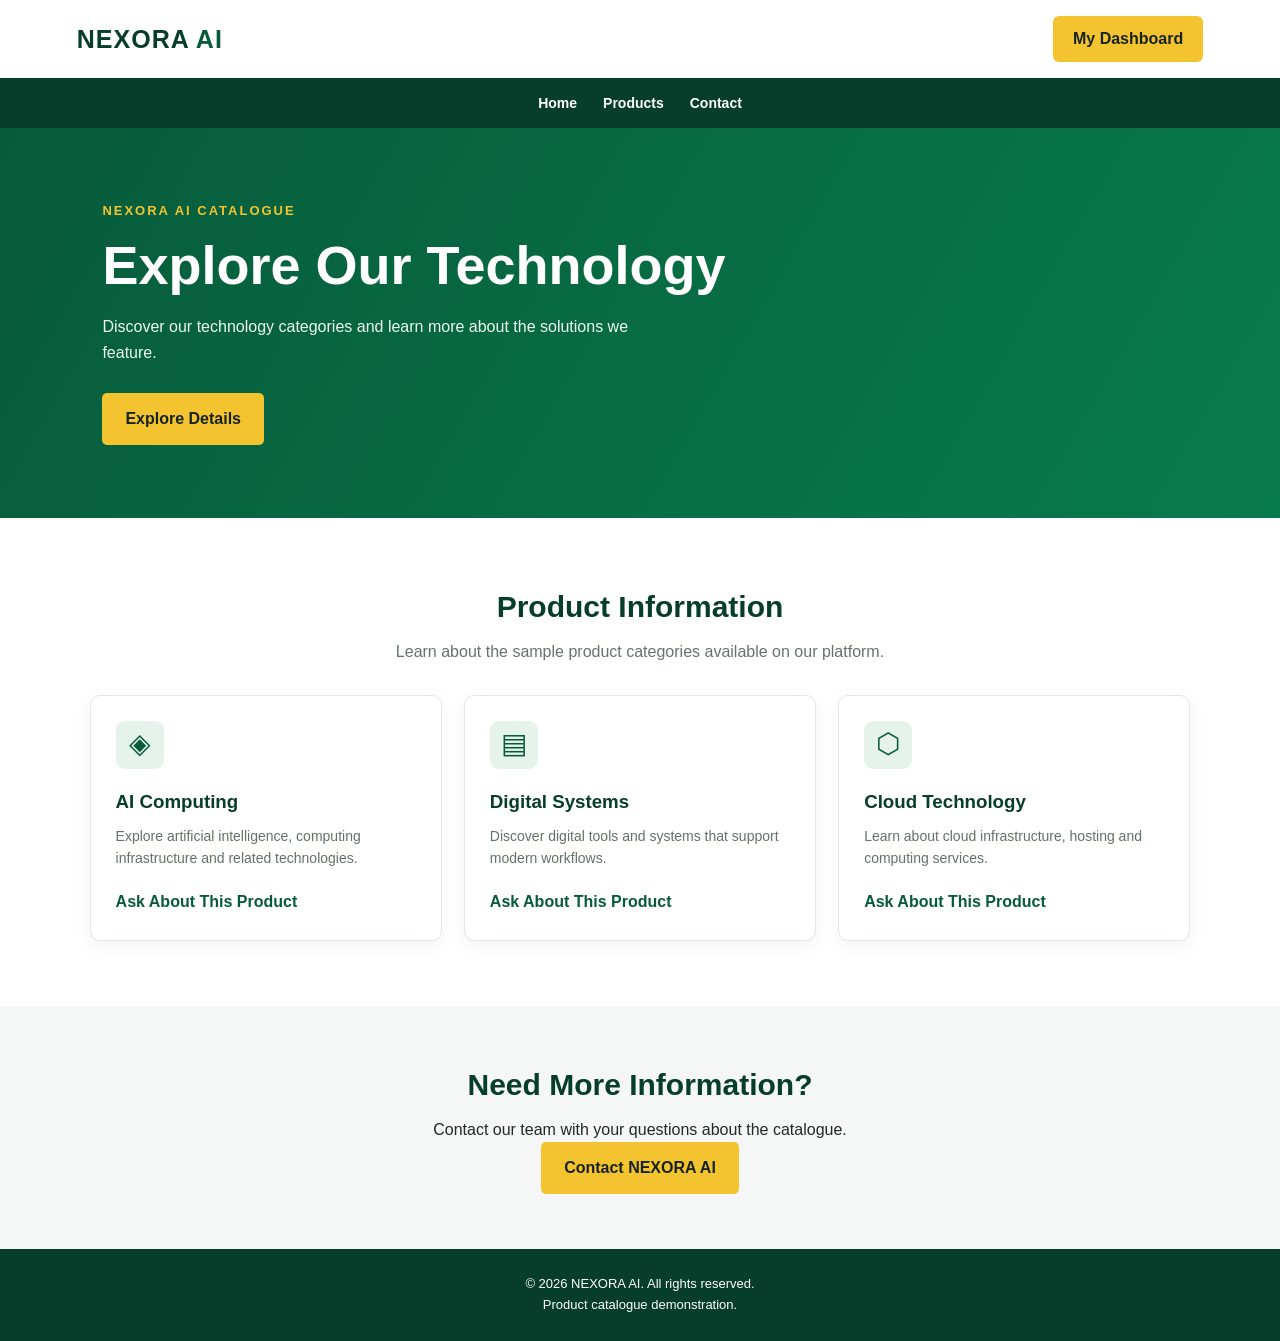
<file: product.html>
<!DOCTYPE html>
<html lang="en">
<head>
  <meta charset="UTF-8">
  <meta name="viewport" content="width=device-width, initial-scale=1.0">
  <title>Product Details | NEXORA AI</title>
  <link rel="stylesheet" href="style.css">
</head>
<body>

  <header class="header">
    <a class="logo" href="index.html">NEXORA <span>AI</span></a>
    <a class="login-button" href="dashboard.html">My Dashboard</a>
  </header>

  <nav class="navigation">
    <a href="index.html">Home</a>
    <a href="index.html#products">Products</a>
    <a href="index.html#contact">Contact</a>
  </nav>

  <main>
    <section class="hero">
      <div class="hero-content">
        <p class="eyebrow">NEXORA AI CATALOGUE</p>
        <h1>Explore Our Technology</h1>
        <p>Discover our technology categories and learn more about the solutions we feature.</p>
        <a class="cta-button" href="#details">Explore Details</a>
      </div>
    </section>

    <section class="section" id="details">
      <h2>Product Information</h2>
      <p class="section-description">
        Learn about the sample product categories available on our platform.
      </p>

      <div class="product-grid">
        <article class="product-card">
          <div class="product-icon">◈</div>
          <h3>AI Computing</h3>
          <p>Explore artificial intelligence, computing infrastructure and related technologies.</p>
          <a class="product-button" href="mailto:nexoraai12@gmail.com?subject=AI%20Computing%20Enquiry">
            Ask About This Product
          </a>
        </article>

        <article class="product-card">
          <div class="product-icon">▤</div>
          <h3>Digital Systems</h3>
          <p>Discover digital tools and systems that support modern workflows.</p>
          <a class="product-button" href="mailto:nexoraai12@gmail.com?subject=Digital%20Systems%20Enquiry">
            Ask About This Product
          </a>
        </article>

        <article class="product-card">
          <div class="product-icon">⬡</div>
          <h3>Cloud Technology</h3>
          <p>Learn about cloud infrastructure, hosting and computing services.</p>
          <a class="product-button" href="mailto:nexoraai12@gmail.com?subject=Cloud%20Technology%20Enquiry">
            Ask About This Product
          </a>
        </article>
      </div>
    </section>

    <section class="about-section">
      <h2>Need More Information?</h2>
      <p>Contact our team with your questions about the catalogue.</p>
      <a class="cta-button" href="mailto:nexoraai12@gmail.com">
        Contact NEXORA AI
      </a>
    </section>
  </main>

  <footer>
    <p>© 2026 NEXORA AI. All rights reserved.</p>
    <p>Product catalogue demonstration.</p>
  </footer>

</body>
</html>
</file>
<file: style.css>
/* NEXORA AI — Website Design */

:root {
  --green: #075b3b;
  --dark-green: #063d2b;
  --yellow: #f4c430;
  --white: #ffffff;
  --light: #f4f7f5;
  --text: #202b25;
}

* {
  box-sizing: border-box;
  margin: 0;
  padding: 0;
}

html {
  scroll-behavior: smooth;
}

body {
  font-family: Arial, Helvetica, sans-serif;
  color: var(--text);
  background: var(--white);
  line-height: 1.6;
}

.header {
  min-height: 76px;
  padding: 16px 6%;
  display: flex;
  align-items: center;
  justify-content: space-between;
  gap: 16px;
  background: var(--white);
}

.logo {
  color: var(--dark-green);
  font-size: 25px;
  font-weight: 800;
  text-decoration: none;
  letter-spacing: 1px;
}

.logo span {
  color: var(--green);
}

.login-button {
  background: var(--yellow);
  color: #172319;
  padding: 10px 20px;
  border-radius: 6px;
  font-weight: bold;
  text-decoration: none;
}

.navigation {
  background: var(--dark-green);
  padding: 14px 6%;
  display: flex;
  justify-content: center;
  flex-wrap: wrap;
  gap: 26px;
}

.navigation a {
  color: var(--white);
  font-size: 14px;
  font-weight: bold;
  text-decoration: none;
}

.navigation a:hover {
  color: var(--yellow);
}

.hero {
  min-height: 390px;
  padding: 70px 8%;
  display: flex;
  align-items: center;
  background: linear-gradient(120deg, #075b3b, #087b4c);
  color: var(--white);
}

.hero-content {
  max-width: 650px;
}

.eyebrow {
  color: var(--yellow);
  font-size: 13px;
  font-weight: 800;
  letter-spacing: 2px;
  margin-bottom: 12px;
}

.hero h1 {
  font-size: clamp(34px, 6vw, 54px);
  line-height: 1.15;
  margin-bottom: 18px;
}

.hero-content > p:not(.eyebrow) {
  max-width: 540px;
  margin-bottom: 28px;
  color: #edf8f1;
}

.cta-button {
  display: inline-block;
  background: var(--yellow);
  color: #172319;
  padding: 13px 23px;
  border-radius: 5px;
  font-weight: 800;
  text-decoration: none;
}

.cta-button:hover,
.login-button:hover {
  filter: brightness(0.94);
}

.section {
  padding: 65px 7%;
  text-align: center;
}

.section h2,
.about-section h2 {
  color: var(--dark-green);
  font-size: 30px;
  margin-bottom: 8px;
}

.section-description {
  color: #66736b;
  margin-bottom: 30px;
}

.product-grid {
  display: grid;
  grid-template-columns: repeat(3, minmax(0, 1fr));
  gap: 22px;
  margin-top: 30px;
  text-align: left;
}

.product-card {
  padding: 25px;
  background: var(--white);
  border: 1px solid #e1e9e3;
  border-radius: 10px;
  box-shadow: 0 5px 18px rgba(0, 50, 25, 0.06);
}

.product-icon {
  width: 48px;
  height: 48px;
  display: grid;
  place-items: center;
  background: #e6f3eb;
  color: var(--green);
  border-radius: 9px;
  font-size: 28px;
  margin-bottom: 18px;
}

.product-card h3 {
  color: var(--dark-green);
  margin-bottom: 8px;
}

.product-card p {
  color: #647168;
  font-size: 14px;
  margin-bottom: 20px;
}

.product-button {
  color: var(--green);
  font-weight: bold;
  text-decoration: none;
}

.product-button:hover {
  color: #b48700;
}

.about-section {
  padding: 55px 7%;
  background: var(--light);
  text-align: center;
}

.about-section p {
  max-width: 650px;
  margin: 0 auto;
}

.contact-section {
  background: var(--white);
}

.contact-section .cta-button {
  margin-top: 20px;
}

.note {
  color: #7a817c;
  font-size: 12px;
  margin-top: 12px;
}

footer {
  padding: 25px 6%;
  text-align: center;
  background: var(--dark-green);
  color: var(--white);
  font-size: 13px;
}

@media (max-width: 650px) {
  .header {
    padding: 15px 5%;
  }

  .logo {
    font-size: 21px;
  }

  .navigation {
    gap: 14px 20px;
    padding: 14px 4%;
  }

  .hero {
    min-height: 360px;
    padding: 55px 7%;
  }

  .section {
    padding: 48px 6%;
  }

  .product-grid {
    grid-template-columns: 1fr;
  }

  .product-card {
    padding: 22px;
  }
}
</file>
